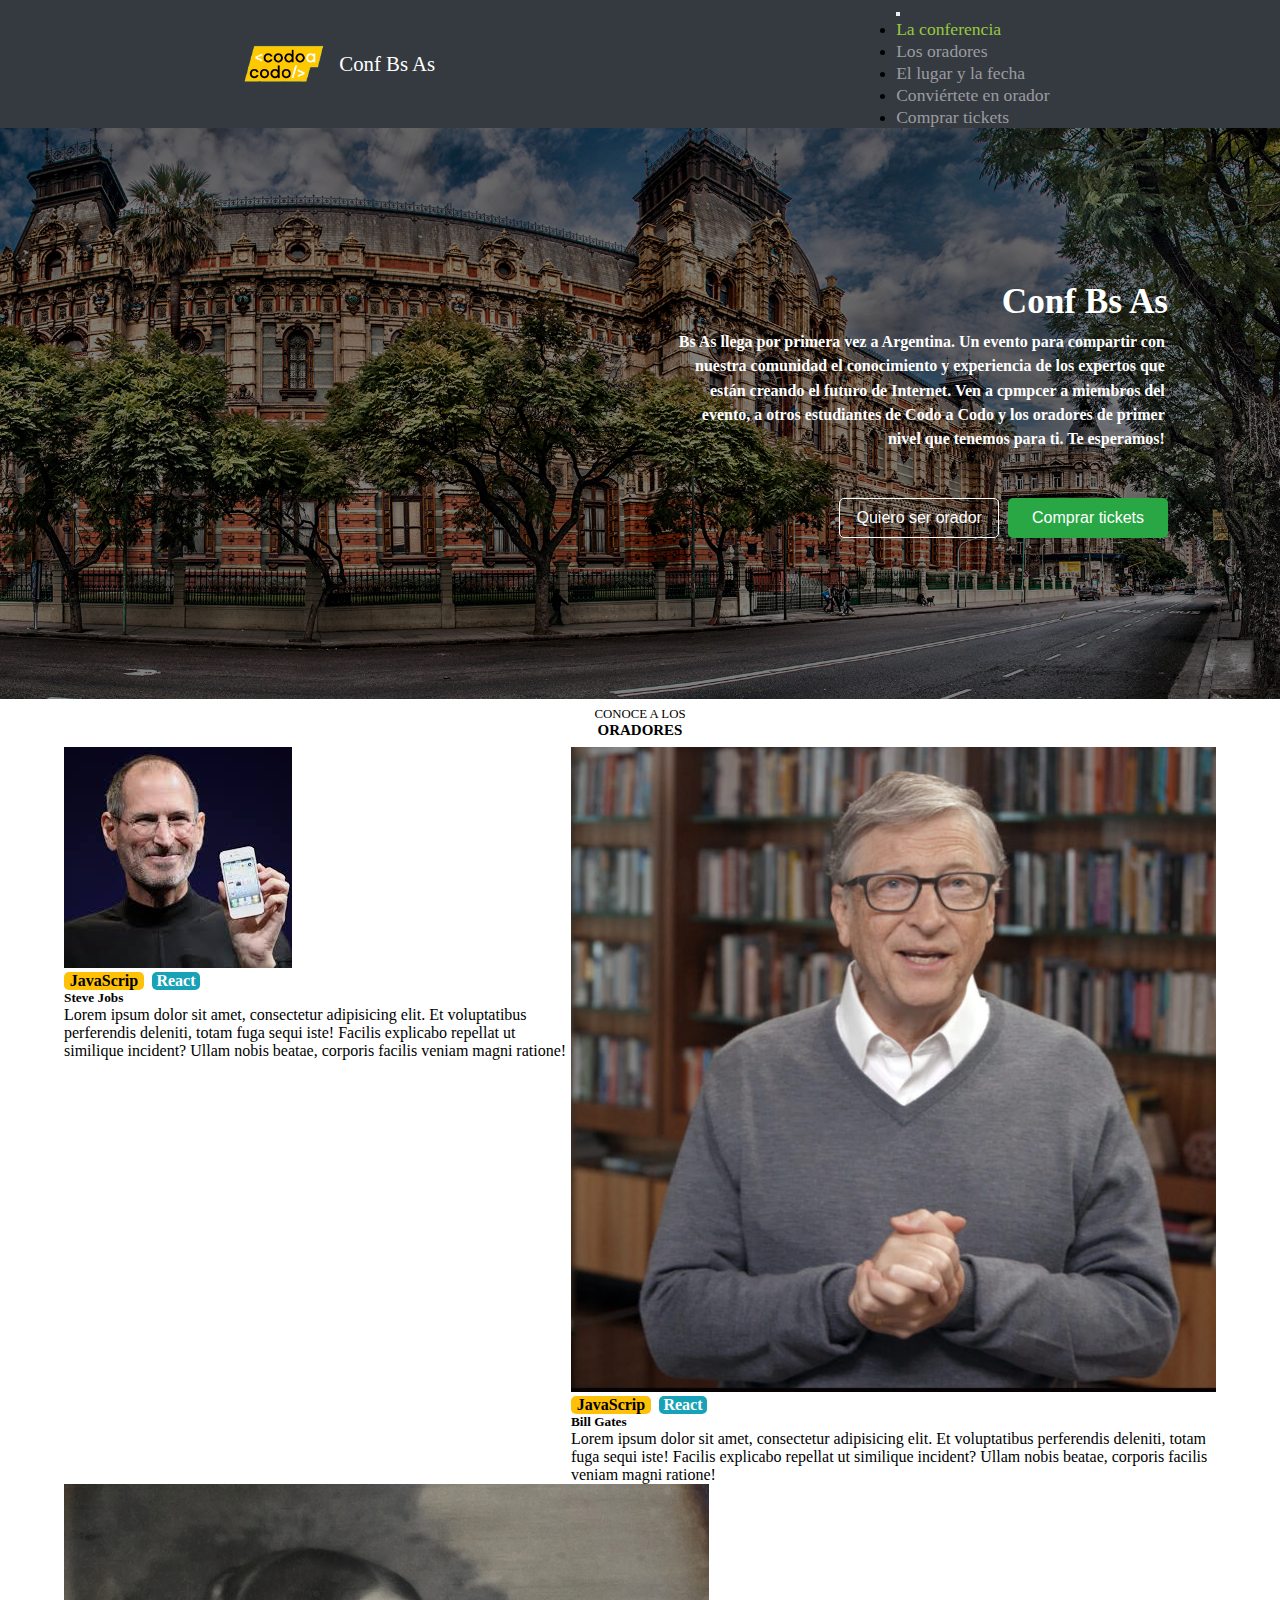
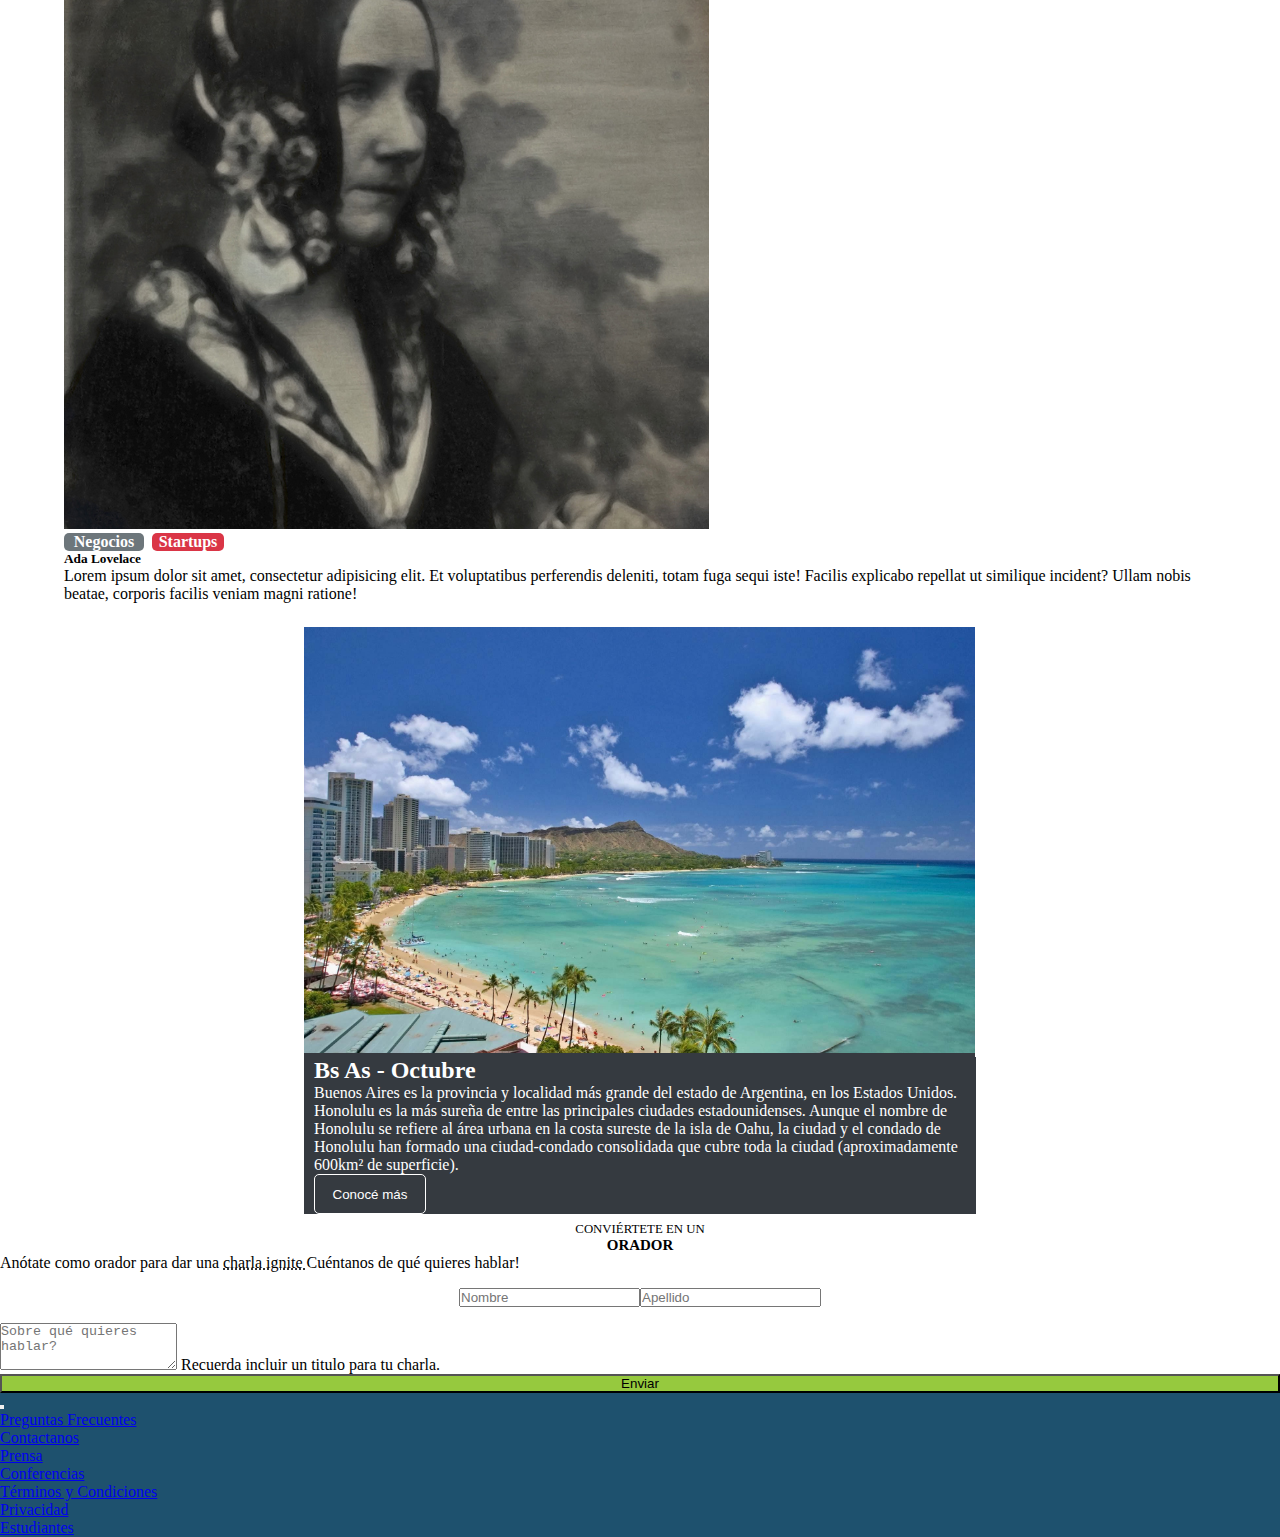
<file: index.html>
<!DOCTYPE html>
<html lang="en">
<head>
    <meta charset="UTF-8">
    <meta name="viewport" content="width=device-width, initial-scale=1.0">
    <link href="https://cdn.jsdelivr.net/npm/bootstrap@5.3.2/dist/css/bootstrap.min.css" rel="stylesheet" integrity="sha384-T3c6CoIi6uLrA9TneNEoa7RxnatzjcDSCmG1MXxSR1GAsXEV/Dwwykc2MPK8M2HN" crossorigin="anonymous">
    <title>Conf. Bs. As. </title>
    <link rel="icon" sizes="16x16" href="img/favicon/codoacodo.png">
    <link rel="stylesheet" href="style.css">
</head>
<body>
  <header>
   
    <nav class="navbar navbar-expand-lg bg-body-tertiary">


      <div class="container-fluid">
        <div>
          <a href="index.html"> 
            <img src="./img/favicon/codoacodo.png"  alt="Logo"><span>Conf Bs As</span>
          </a>
        </div>
      
        <div>

          <button class="navbar-toggler bg-warning" type="button" data-bs-toggle="collapse" data-bs-target="#navbarNav" aria-controls="navbarNav" aria-expanded="false" aria-label="Toggle navigation">
            <span class="navbar-toggler-icon"></span>
          </button>
          
          <div class="collapse navbar-collapse" id="navbarNav">
            
            <ul class="navbar-nav">
              <li class="nav-item">
                <a class="nav-link active text-white" aria-current="page" href="#">La conferencia</a>
                  </li>
                  <li class="nav-item">
                <a class="nav-link" href="#oradores">Los oradores</a>
                 </li>
                 <li class="nav-item">
                <a class="nav-link" href="#lugarFecha">El lugar y la fecha</a>
                  </li>
                 <li class="nav-item">
                <a class="nav-link" href="#convertirseOrador">Conviértete en orador</a>
                  </li>
                  <li class="nav-item">
                <a class="nav-link text-success" href="../trabajo_practico1/buy.html">Comprar tickets</a>
              </li>
            </ul>
          </div>         
        </div>
        </div>
      </nav>
    </header>
    
  <main>

 <div class="contenedor-fondo">   
    <div id="img-fondo">
          
    </div>
     <div id="text-fondo">
          <h1>Conf Bs As<h1>
          <p>Bs As llega por primera vez a Argentina.  Un evento para compartir con </p>
          <p>nuestra comunidad el conocimiento y experiencia de los expertos que </p>
          <p>están creando el futuro de Internet.  Ven a cpmpcer a miembros del</p>
          <p>evento, a otros estudiantes de Codo a Codo y los oradores de primer</p>
          <p>nivel que tenemos para ti.  Te esperamos!</p><br>
            <div class="button-text">
              
              <button id="btn-orador"><a href="#">Quiero ser orador</a></button>
              <button id="btn-compra" ><a href="../trabajo_practico1/buy.html">Comprar tickets</a></button>
  
            </div>
        </div>
      
      </div>
      
      <div class=titulo-oradores>
        <P>CONOCE A LOS</P>
        <h3 id="oradores">ORADORES</h3>
      </div>

    
      <div class="row row-cols-xs-1 row-cols-sm-1 row-cols-md-1 row-cols-md-3 g-0"> 
      
        <div class="col">
          <div class="card">
            <img src="./img/contenido/steve.jpg" class="card-img-top" alt="Steve Jobs">
            <div class="card-body">
              <div id="charla">
               <p class="javaScript">JavaScrip</p>
               <p class="react">React</p>
             </div>
              <h5 class="card-title">Steve Jobs</h5>
              <p class="card-text">Lorem ipsum dolor sit amet, consectetur adipisicing elit. Et voluptatibus perferendis deleniti, totam fuga sequi iste! Facilis explicabo repellat ut similique incident? Ullam nobis beatae, corporis facilis veniam magni ratione!</p>
            </div>
          </div>
        </div>
        <div class="col">
          <div class="card">
            <img src="./img/contenido/bill.jpg" class="card-img-top" alt="Bill Gates">
            <div class="card-body">
              <div id="charla">
                <p class="javaScript">JavaScrip</p>
                <p class="react">React</p>
              </div>
              <h5 class="card-title">Bill Gates</h5>
              <p class="card-text">Lorem ipsum dolor sit amet, consectetur adipisicing elit. Et voluptatibus perferendis deleniti, totam fuga sequi iste! Facilis explicabo repellat ut similique incident? Ullam nobis beatae, corporis facilis veniam magni ratione!</p>
            </div>
          </div>
        </div>
        <div class="col">
          <div class="card">
            <img src="./img/contenido/ada.jpeg" class="card-img-top" alt="Ada Lovelace">
            <div class="card-body">
              <div id="charla">
                <p class="negocios">Negocios</p>
                <p class="startups">Startups</p>
              </div>
              <h5 class="card-title">Ada Lovelace</h5>
              <p class="card-text">Lorem ipsum dolor sit amet, consectetur adipisicing elit. Et voluptatibus perferendis deleniti, totam fuga sequi iste! Facilis explicabo repellat ut similique incident? Ullam nobis beatae, corporis facilis veniam magni ratione!</p>
            </div>
          </div>
        </div>
      </div>



<div class="foto-descrip">
  <div class="foto">
    <img src="./img/contenido/honolulu.jpg" alt="honolulu">   
  </div>

  <div class="descrip"> 
    <h2 id="lugarFecha">Bs As - Octubre</h2>
    <p>Buenos Aires es la provincia y localidad más grande del estado de Argentina, en los Estados Unidos. Honolulu es la más sureña de entre las principales ciudades estadounidenses. Aunque el nombre de Honolulu se refiere al área urbana en la costa sureste de la isla de Oahu, la ciudad y el condado de Honolulu han formado una ciudad-condado consolidada que cubre toda la ciudad (aproximadamente 600km² de superficie).</p>
    <button id="conoce-mas">Conocé más</button>
   
  </div>
</div>


<div class=titulo-oradores>
  <P>CONVIÉRTETE EN UN</P>
  <h3 id="convertirseOrador">ORADOR</h3>
</div>

<div class="container">
  <div class="text-center">
    <p>Anótate como orador para dar una <a href="#" id="ignite">charla ignite </a> Cuéntanos de qué quieres hablar!</p>
  </div>
  <div>
    <div class="row g-2">
      <div class="col-md">
      <input type="email" class="form-control" id="nombre" placeholder="Nombre">
      </div>
      <div class="col-md">
        <input type="email" class="form-control" id="apellido" placeholder="Apellido">
      </div>
    </div>
    <div class="mb-3 mt-3">
      <textarea class=  "form-control" id="exampleFormControlTextarea1" rows="3" placeholder="Sobre qué quieres hablar?"></textarea>
      <label for="exampleFormControlTextarea1" class="form-label fw-lighter">Recuerda incluir un titulo para tu charla.</label>
    </div>
    <div class="pb-5">
      <button type="submit" class="btn btn-success mb-3" style="width: 100%; background-color: #96c93e">Enviar</button>
    </div>
  </div>
</div>
</div>

</main>

  <footer class="mt-5">
    <nav class="navbar  navbar-expand-lg " data-bs-theme="dark" style="background-color: #1e516e">
      <div>
        <button class="navbar-toggler" type="button" data-bs-toggle="collapse" data-bs-target="#navbarSupportedContentFooter" aria-controls="navbarSupportedContentFooter" aria-expanded="false" aria-label="Toggle navigation">
          <span class="navbar-toggler-icon"></span>
        </button>
      </div>
      <div class="collapse navbar-collapse text-white justify-content-center" id="navbarSupportedContentFooter">
        <ul class="navbar-nav text-white justify-content-between">
          <li class="nav-item mx-3">
            <a class="nav-link" aria-current="page" href="#">Preguntas Frecuentes</a>
          </li>
          <li class="nav-item mx-3">
            <a class="nav-link" href="#">Contactanos</a>
          </li>
          <li class="nav-item mx-3">
            <a class="nav-link" href="#">Prensa</a>
          </li>
          <li class="nav-item mx-3">
            <a class="nav-link" href="#">Conferencias</a>
          </li>
          <li class="nav-item mx-3">
            <a class="nav-link" href="#">Términos y Condiciones</a>
          </li>
          <li class="nav-item mx-3">
            <a class="nav-link" href="#">Privacidad</a>
          </li>
          <li class="nav-item mx-3">
            <a class="nav-link" href="#">Estudiantes</a>
          </li>
        </ul>
      </div>
    </nav>
  </footer>

  <script src="https://cdn.jsdelivr.net/npm/bootstrap@5.3.2/dist/js/bootstrap.bundle.min.js" integrity="sha384-C6RzsynM9kWDrMNeT87bh95OGNyZPhcTNXj1NW7RuBCsyN/o0jlpcV8Qyq46cDfL" crossorigin="anonymous"></script>
</body>
</html>
</file>
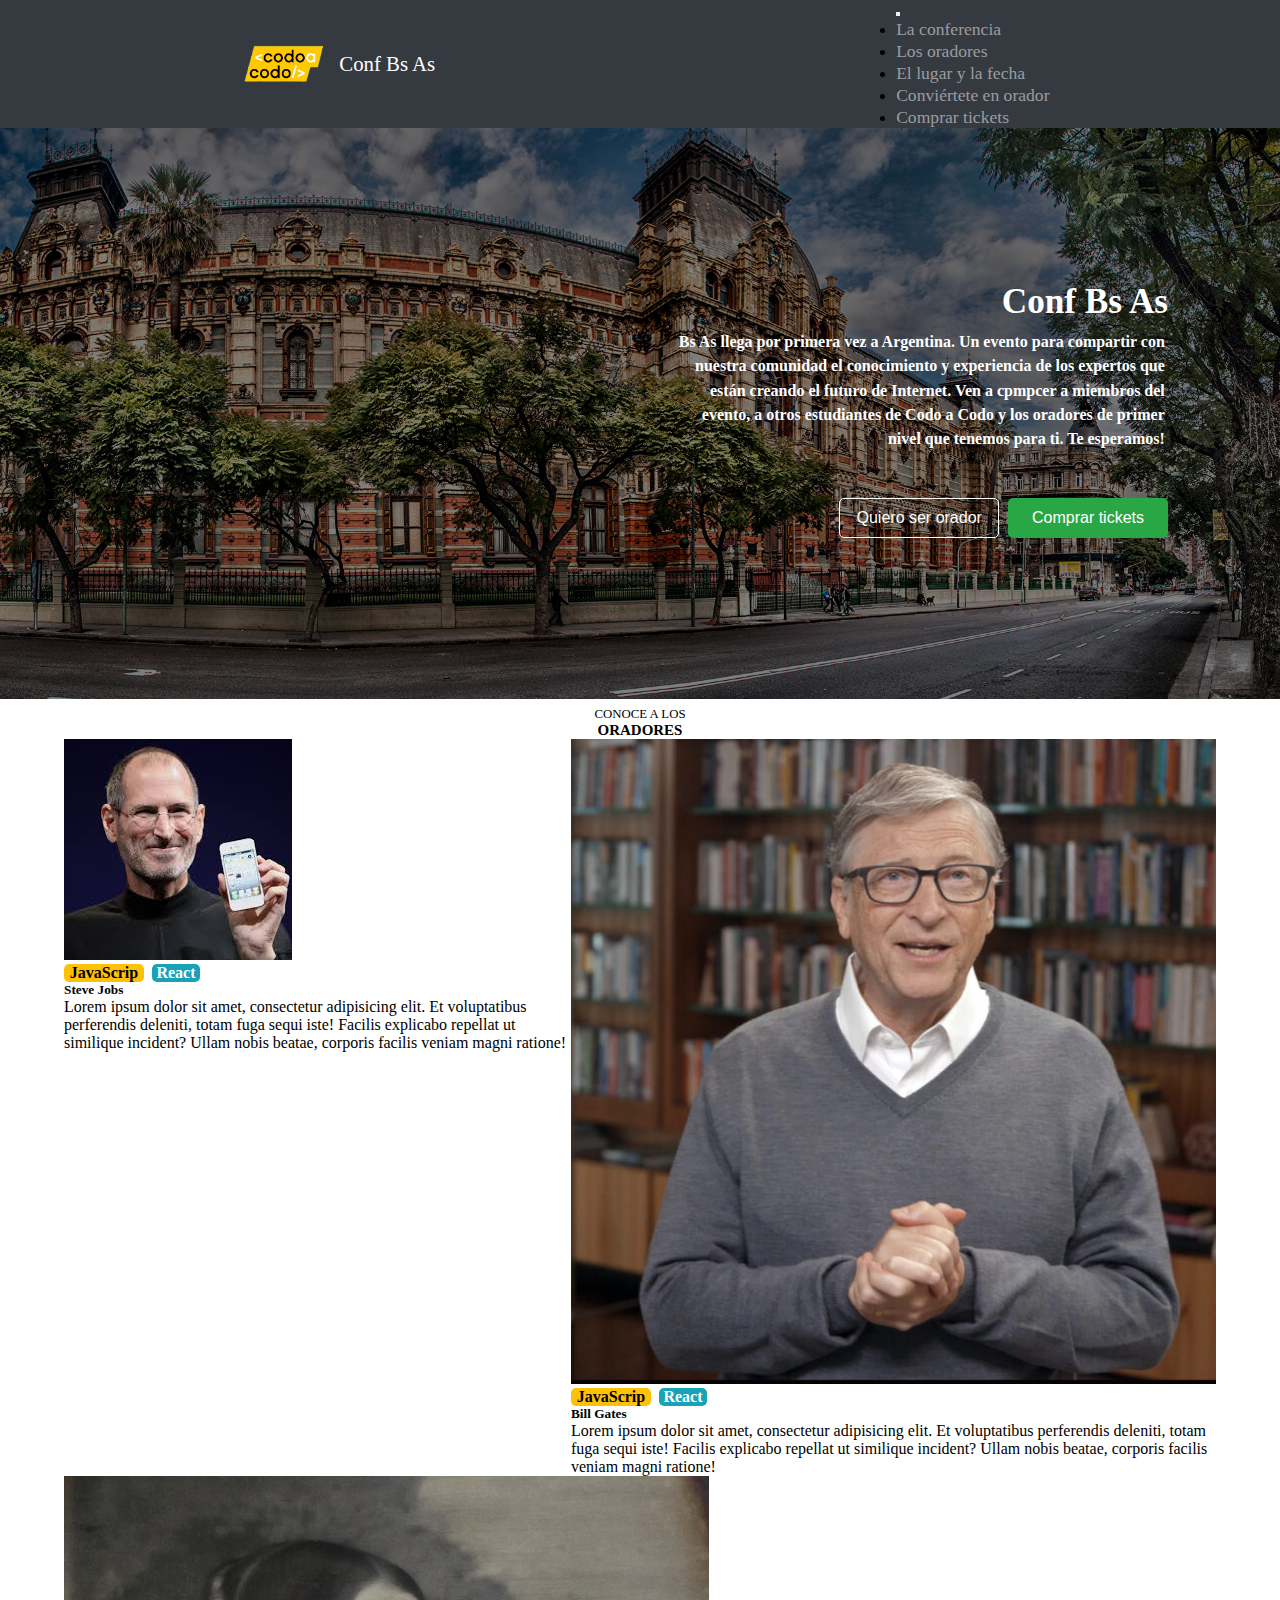
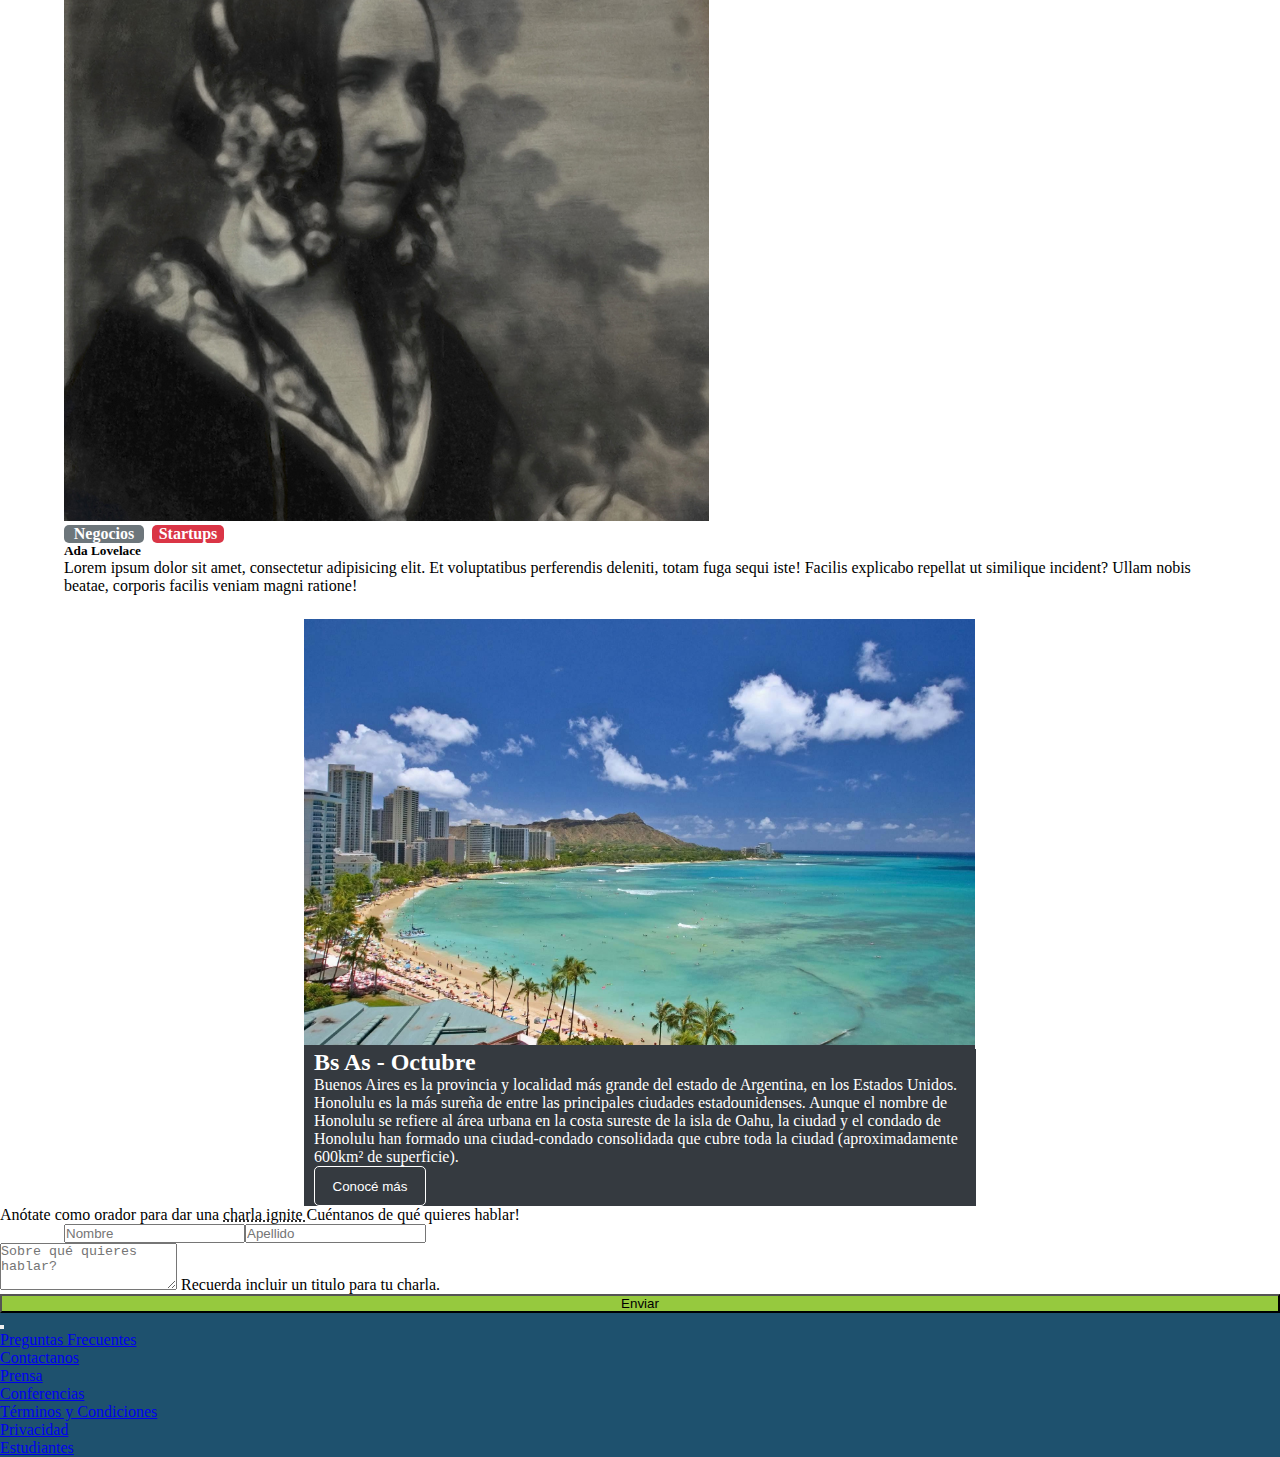
<file: pag/index.html>
<!DOCTYPE html>
<html lang="en">
<head>
    <meta charset="UTF-8">
    <meta name="viewport" content="width=device-width, initial-scale=1.0">
    <link href="https://cdn.jsdelivr.net/npm/bootstrap@5.3.2/dist/css/bootstrap.min.css" rel="stylesheet" integrity="sha384-T3c6CoIi6uLrA9TneNEoa7RxnatzjcDSCmG1MXxSR1GAsXEV/Dwwykc2MPK8M2HN" crossorigin="anonymous">
    <title>Document</title>
    <link rel="stylesheet" href="style.css">
</head>
<body>
  <header>
   
    <nav class="navbar navbar-expand-lg bg-body-tertiary">


      <div class="container-fluid">
        <div>
          <a href="index.html"> 
            <img src="../img/favicon/codoacodo.png"  alt="Logo"><span>Conf Bs As</span>
          </a>
        </div>
      
        <div>

          <button class="navbar-toggler bg-warning" type="button" data-bs-toggle="collapse" data-bs-target="#navbarNav" aria-controls="navbarNav" aria-expanded="false" aria-label="Toggle navigation">
            <span class="navbar-toggler-icon"></span>
          </button>
          
          <div class="collapse navbar-collapse" id="navbarNav">
            
            <ul class="navbar-nav">
              <li class="nav-item">
                <a class="nav-link active text-white" aria-current="page" href="#">La conferencia</a>
                  </li>
                  <li class="nav-item">
                <a class="nav-link" href="#">Los oradores</a>
                 </li>
                 <li class="nav-item">
                <a class="nav-link" href="#">El lugar y la fecha</a>
                  </li>
                 <li class="nav-item">
                <a class="nav-link" href="#">Conviértete en orador</a>
                  </li>
                  <li class="nav-item">
                <a class="nav-link text-success" href="#">Comprar tickets</a>
              </li>
            </ul>
          </div>         
        </div>
        </div>
      </nav>
    </header>
    
  <main>

 <div class="contenedor-fondo">   
    <div id="img-fondo">
          
    </div>
     <div id="text-fondo">
          <h1>Conf Bs As<h1>
          <p>Bs As llega por primera vez a Argentina.  Un evento para compartir con </p>
          <p>nuestra comunidad el conocimiento y experiencia de los expertos que </p>
          <p>están creando el futuro de Internet.  Ven a cpmpcer a miembros del</p>
          <p>evento, a otros estudiantes de Codo a Codo y los oradores de primer</p>
          <p>nivel que tenemos para ti.  Te esperamos!</p><br>
            <div class="button-text">
              
              <button id="btn-orador"><a href="#">Quiero ser orador</a></button>
              <button id="btn-compra" ><a href="#">Comprar tickets</a></button>
  
            </div>
        </div>
      
      </div>
      
      <div class=titulo-oradores>
        <P>CONOCE A LOS</P>
        <h3>ORADORES</h3>
      </div>

    
      <div class="row row-cols-xs-1 row-cols-sm-1 row-cols-md-1 row-cols-md-3 g-0"> 
      
        <div class="col">
          <div class="card">
            <img src="../img/contenido/steve.jpg" class="card-img-top" alt="Steve Jobs">
            <div class="card-body">
              <div id="charla">
               <p class="javaScript">JavaScrip</p>
               <p class="react">React</p>
             </div>
              <h5 class="card-title">Steve Jobs</h5>
              <p class="card-text">Lorem ipsum dolor sit amet, consectetur adipisicing elit. Et voluptatibus perferendis deleniti, totam fuga sequi iste! Facilis explicabo repellat ut similique incident? Ullam nobis beatae, corporis facilis veniam magni ratione!</p>
            </div>
          </div>
        </div>
        <div class="col">
          <div class="card">
            <img src="../img/contenido/bill.jpg" class="card-img-top" alt="Bill Gates">
            <div class="card-body">
              <div id="charla">
                <p class="javaScript">JavaScrip</p>
                <p class="react">React</p>
              </div>
              <h5 class="card-title">Bill Gates</h5>
              <p class="card-text">Lorem ipsum dolor sit amet, consectetur adipisicing elit. Et voluptatibus perferendis deleniti, totam fuga sequi iste! Facilis explicabo repellat ut similique incident? Ullam nobis beatae, corporis facilis veniam magni ratione!</p>
            </div>
          </div>
        </div>
        <div class="col">
          <div class="card">
            <img src="../img/contenido/ada.jpeg" class="card-img-top" alt="Ada Lovelace">
            <div class="card-body">
              <div id="charla">
                <p class="negocios">Negocios</p>
                <p class="startups">Startups</p>
              </div>
              <h5 class="card-title">Ada Lovelace</h5>
              <p class="card-text">Lorem ipsum dolor sit amet, consectetur adipisicing elit. Et voluptatibus perferendis deleniti, totam fuga sequi iste! Facilis explicabo repellat ut similique incident? Ullam nobis beatae, corporis facilis veniam magni ratione!</p>
            </div>
          </div>
        </div>
      </div>



<div class="foto-descrip">
  <div class="foto">
    <img src="../img/contenido/honolulu.jpg" alt="honolulu">   
  </div>

  <div class="descrip"> 
    <h2>Bs As - Octubre</h2>
    <p>Buenos Aires es la provincia y localidad más grande del estado de Argentina, en los Estados Unidos. Honolulu es la más sureña de entre las principales ciudades estadounidenses. Aunque el nombre de Honolulu se refiere al área urbana en la costa sureste de la isla de Oahu, la ciudad y el condado de Honolulu han formado una ciudad-condado consolidada que cubre toda la ciudad (aproximadamente 600km² de superficie).</p>
    <button id="conoce-mas">Conocé más</button>
   
  </div>
</div>



<div class="container">
  <div class="text-center">
    <p>Anótate como orador para dar una <a href="#" id="ignite">charla ignite </a> Cuéntanos de qué quieres hablar!</p>
  </div>
  <div>
    <div class="row g-2">
      <div class="col-md">
      <input type="email" class="form-control" id="nombre" placeholder="Nombre">
      </div>
      <div class="col-md">
        <input type="email" class="form-control" id="apellido" placeholder="Apellido">
      </div>
    </div>
    <div class="mb-3 mt-3">
      <textarea class=  "form-control" id="exampleFormControlTextarea1" rows="3" placeholder="Sobre qué quieres hablar?"></textarea>
      <label for="exampleFormControlTextarea1" class="form-label fw-lighter">Recuerda incluir un titulo para tu charla.</label>
    </div>
    <div class="pb-5">
      <button type="submit" class="btn btn-success mb-3" style="width: 100%; background-color: #96c93e">Enviar</button>
    </div>
  </div>
</div>
</div>

</main>

  <footer class="mt-5">
    <nav class="navbar  navbar-expand-lg " data-bs-theme="dark" style="background-color: #1e516e">
      <div>
        <button class="navbar-toggler" type="button" data-bs-toggle="collapse" data-bs-target="#navbarSupportedContentFooter" aria-controls="navbarSupportedContentFooter" aria-expanded="false" aria-label="Toggle navigation">
          <span class="navbar-toggler-icon"></span>
        </button>
      </div>
      <div class="collapse navbar-collapse text-white justify-content-center" id="navbarSupportedContentFooter">
        <ul class="navbar-nav text-white justify-content-between">
          <li class="nav-item mx-3">
            <a class="nav-link" aria-current="page" href="#">Preguntas Frecuentes</a>
          </li>
          <li class="nav-item mx-3">
            <a class="nav-link" href="#">Contactanos</a>
          </li>
          <li class="nav-item mx-3">
            <a class="nav-link" href="#">Prensa</a>
          </li>
          <li class="nav-item mx-3">
            <a class="nav-link" href="#">Conferencias</a>
          </li>
          <li class="nav-item mx-3">
            <a class="nav-link" href="#">Términos y Condiciones</a>
          </li>
          <li class="nav-item mx-3">
            <a class="nav-link" href="#">Privacidad</a>
          </li>
          <li class="nav-item mx-3">
            <a class="nav-link" href="#">Estudiantes</a>
          </li>
        </ul>
      </div>
    </nav>
  </footer>

  <script src="https://cdn.jsdelivr.net/npm/bootstrap@5.3.2/dist/js/bootstrap.bundle.min.js" integrity="sha384-C6RzsynM9kWDrMNeT87bh95OGNyZPhcTNXj1NW7RuBCsyN/o0jlpcV8Qyq46cDfL" crossorigin="anonymous"></script>
</body>
</html>
</file>
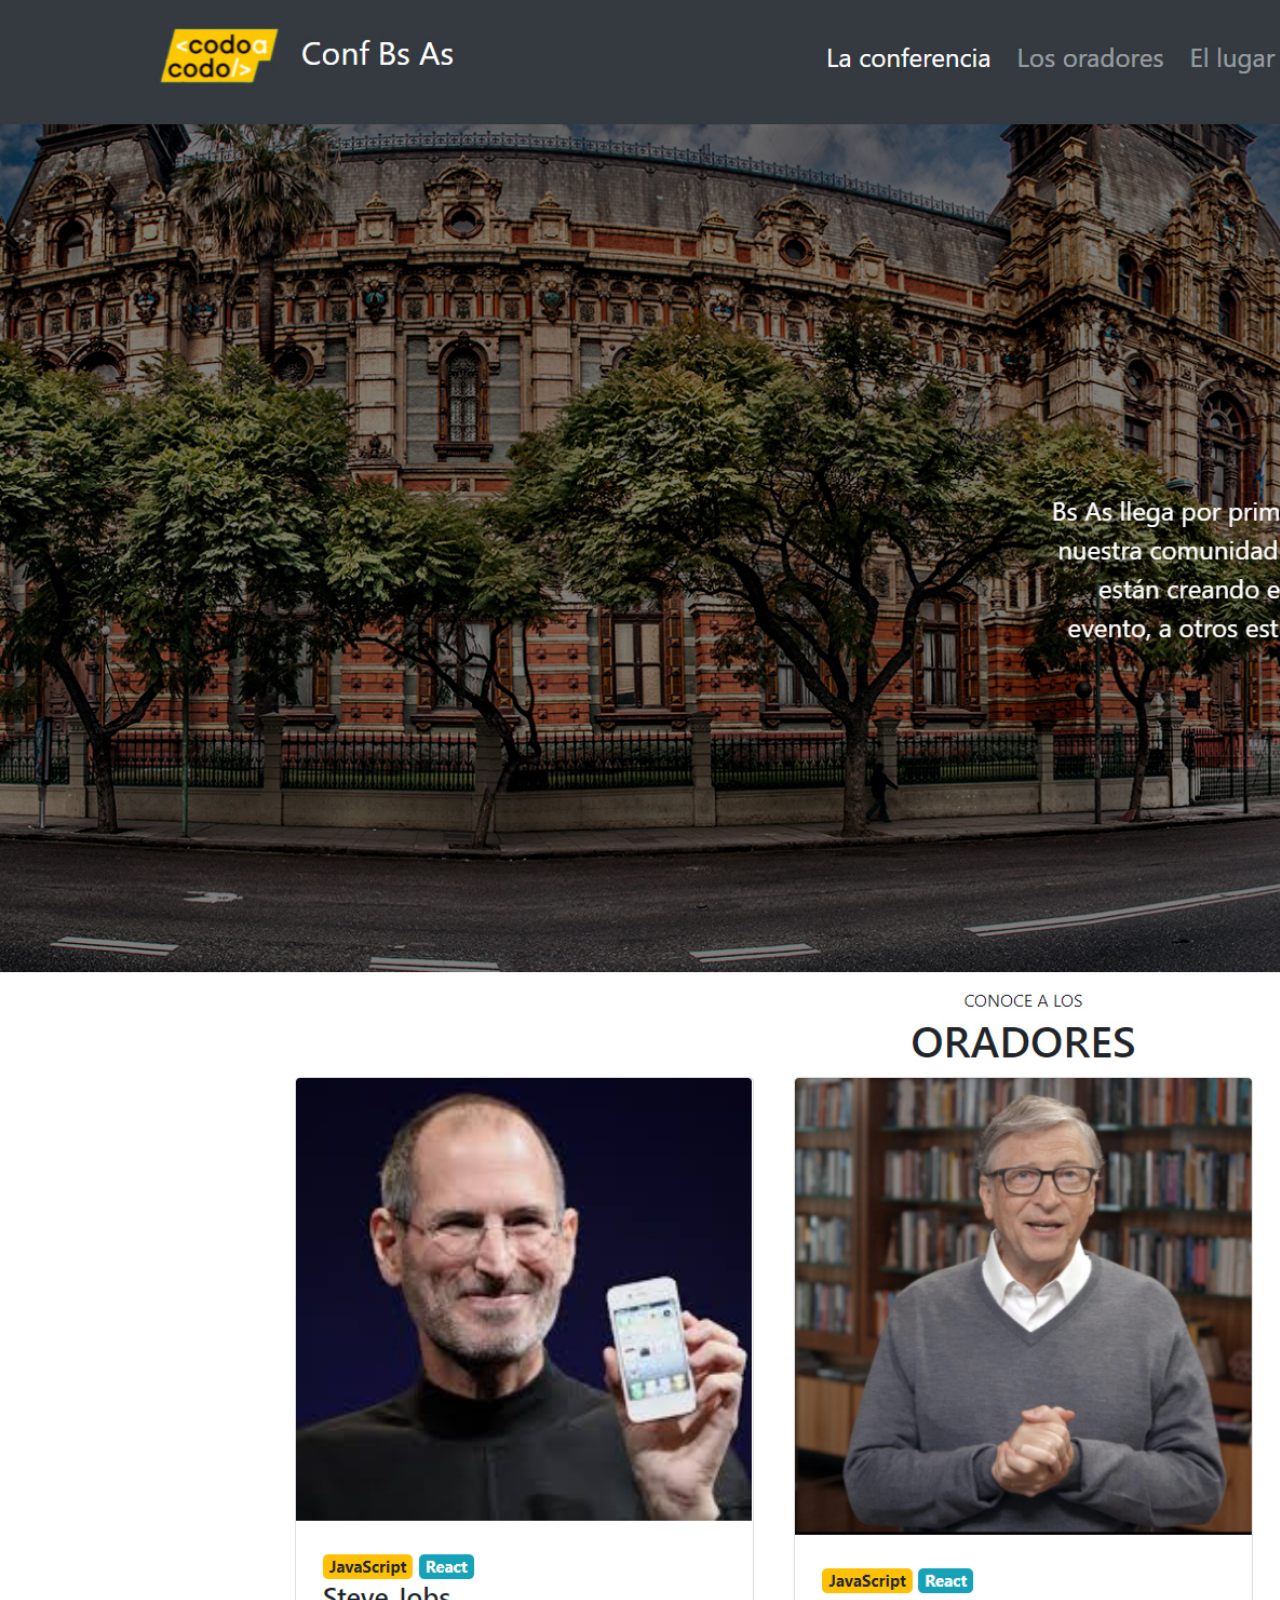
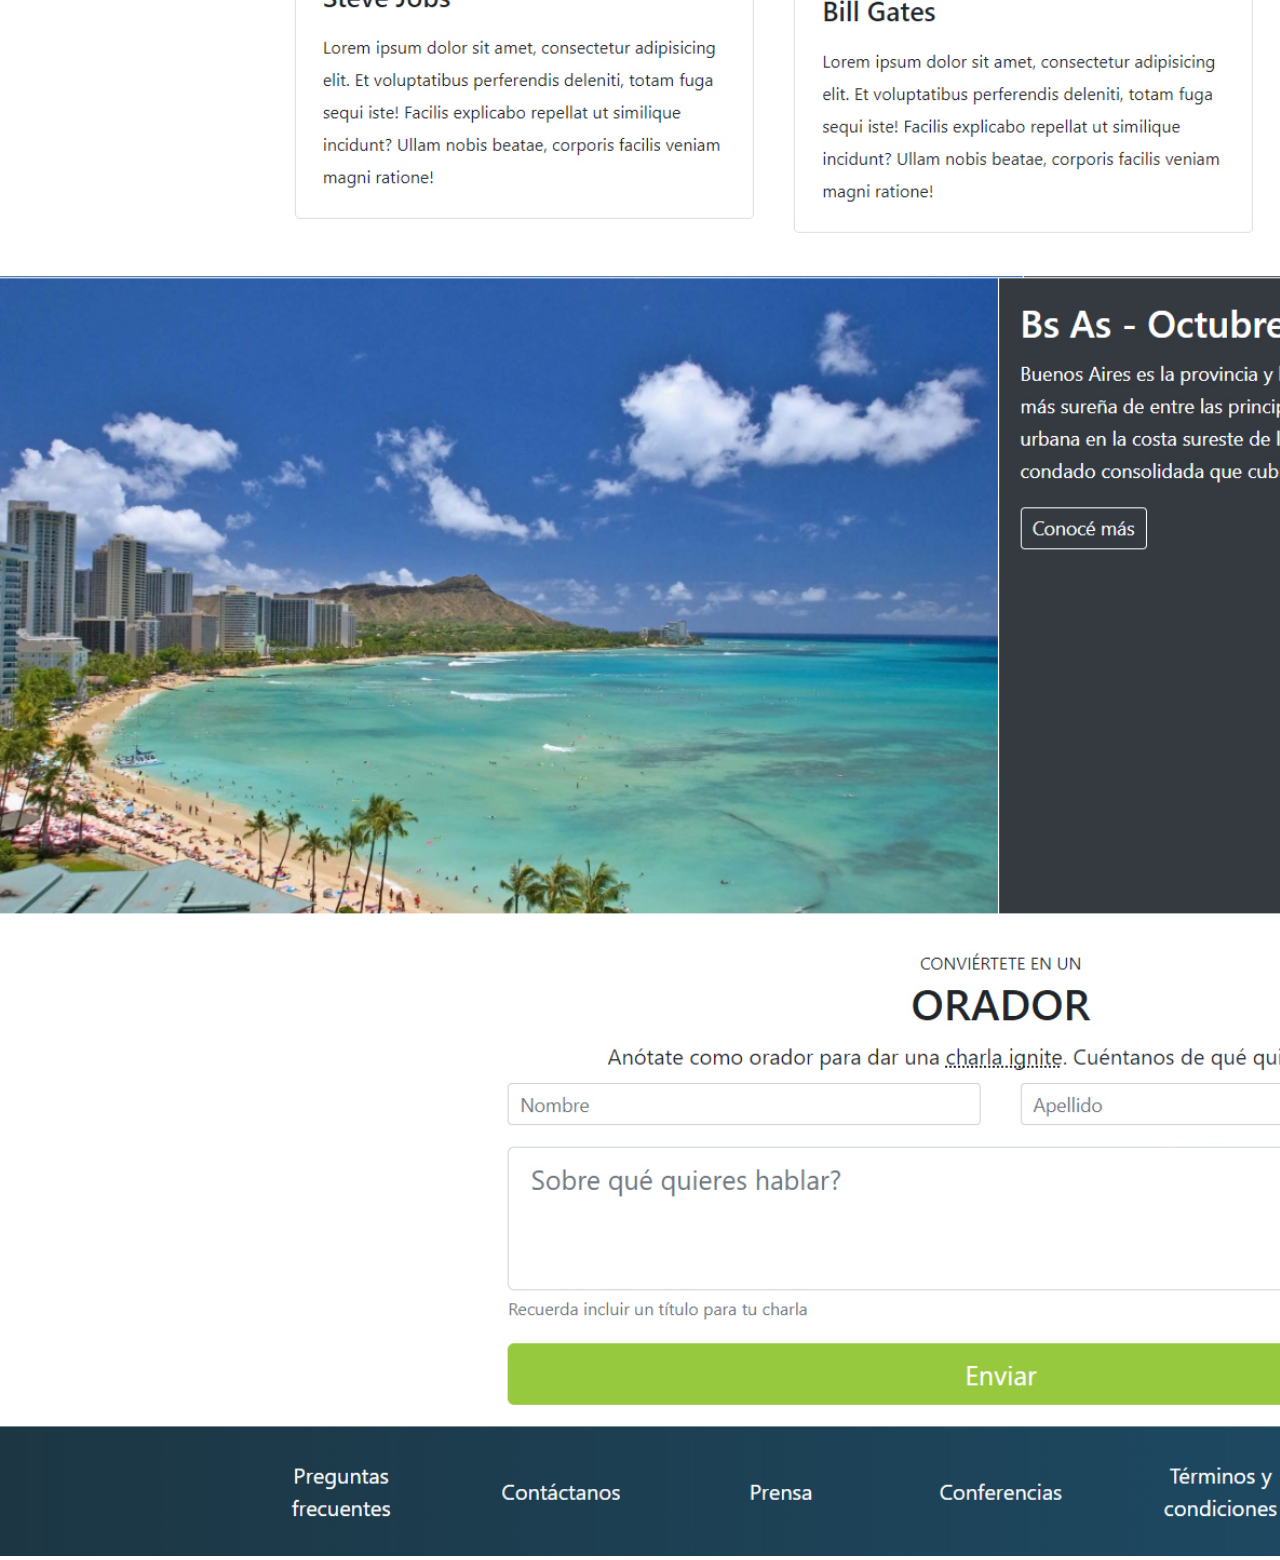
<file: pag/ejemplo-final.html>
<!DOCTYPE html>
<html lang="en">
<head>
    <meta charset="UTF-8">
    <meta name="viewport" content="width=device-width, initial-scale=1.0">
    
    <title>Document</title>
    <link rel="stylesheet" href="style.css">
</head>
<body class="body-final">
    <img src="../img/final/final_front_2021.jpg" alt="final">
</body>
</html>
</file>
<file: style.css>
:root {
  --links:rgb(155, 156, 160);
  --jsBg:rgb(254 ,193, 7);
  --reactBg: rgb(23, 162, 183);
  --negociosBg:rgb(109, 118, 123);
  --sturtupsBg:rgb(218, 53, 70);
}

*{
  box-sizing: border-box;
  margin: 0;
  padding:0;
}

.body-final img {
  height: auto;
  width: 126.5rem;
}

.navbar>.container, .navbar>.container-fluid, .navbar>.container-lg, .navbar>.container-md, .navbar>.container-sm, .navbar>.container-xl, .navbar>.container-xxl {
  display: flex;
  flex-wrap: inherit;
  align-items: center;
  justify-content: space-around;
}



.bg-body-tertiary {
  --bs-bg-opacity: 1;
  background-color: rgb(53, 58, 64)!important;
}

.container-fluid img {
  height: 3.8rem;
  width: 6.8rem;
}

.container-fluid a{
  padding-top:1px;
  display: flex;
  align-items: center;
  text-decoration: none;
  Color: var(--links);
  font-size:1.1rem;
}

span{
  font-size: 1.3rem;
  color: white;
}


.contenedor-fondo {
  display: flex;
  max-width: 100%;
  height: 35.7rem;
  flex-direction: column;
  justify-content: center;
}


#img-fondo {
  height: 100%;
  max-width: 100%;
  background-image: url(./img/fondo/ba1.jpg);
  background-size: cover;
  background-position: center center;
  background-repeat: no-repeat;
  background-attachment: initial;
  filter: brightness(0.5) blur(0px);
}

#text-fondo{
 
  position: absolute;
  color: white;
  width: 100%;
}


.contenedor-fondo h1 {
  font-size: 2.2rem;
  padding: 0;
  margin-bottom: 0.5rem;
  margin-right: 7rem;
  text-align: end;
}
.contenedor-fondo h1 p {
  font-size: 1rem;
  padding: 0.2rem;
  margin: 0;
  
}

.button-text button {
  border-radius: 5px;
  height: 2.5rem;
  width: 10rem;
  text-align: center;
}

button:active {
  transform:translateY(1px);
}

.button-text button a{
  text-decoration: none;
  color: white;
}

#btn-orador{
  font-size: 1rem;
  background-color: transparent;
  border: 1px solid white;
}
#btn-orador:hover{
  background-color:rgba(0,0,0,0.4);
  box-shadow: 1px 1px 2px white;
}

#btn-compra{
  font-size: 1rem;
  border: none;
  background-color:rgb(41, 167, 68);
  color:white; 
}
#btn-compra:hover{
  background-color:rgb(30, 210, 60);
}

#charla {
  display: flex;
}


.javaScript {
  background-color: var(--jsBg);
  margin-right: 0.5rem;
  text-align: center;
  width: 5rem;
  border-radius: 5px;
  font-weight: bold;
}

.react {
  color: white;
  width: 3rem;
  text-align: center;
  background-color: var(--reactBg);
  border-radius: 5px;
  font-weight: bold;
}

.negocios{
  color: white;
  background-color: var(--negociosBg);
  margin-right: 0.5rem;
  text-align: center;
  width: 5rem;
  border-radius: 5px;
  font-weight: bold;
}

.startups{
  color: white;
  width: 4.5rem;
  text-align: center;
  background-color: var(--sturtupsBg);
  border-radius: 5px;
  font-weight: bold;
}


.titulo-oradores{
  font-size: 0.8rem;
text-align: center;
}

.titulo-oradores p {
  
  margin:0;
  margin-top: 0.5rem;
  
}

.row {
  --bs-gutter-x: 1.5rem;
  --bs-gutter-y: 0;
  display: flex;
  flex-wrap: wrap;
  margin-right: 4rem;
  margin-left: 4rem;
}

.col {
  flex: 1 0 33.3333%;
}


.foto-descrip {
  margin-top: 1.5rem;
  display: flex;
  height: auto;
  width: 100%;
 
}

.foto-descrip {
  margin-top: 1.5rem;
  display: flex;
  flex-wrap: wrap;
  flex-direction:row;
  justify-content: center;
}

.foto {
  max-width: 42rem;
  border-right: 1px solid white;
  background-color: rgb(53, 58, 64);
}

.foto img {
  max-width: 100%;
}

.descrip {
  max-width: 42rem;
  color: white;
  padding-left: 10px;
  background-color: rgb(53, 58, 64);
}

#conoce-mas {
  height: 2.5rem;
  width: 7rem;
  border: solid 1px white;
  color: white;
  background-color: transparent;
  border-radius: 5px;
}

#conoce-mas:hover{
  background-color:rgba(0,0,0,0.4);
  box-shadow: 1px 1px 2px white;
}

.text-center a {
 color: black;
 text-decoration-line: underline;
 text-decoration-style:  dotted;
 
}

.navbar-nav .nav-link.active, .navbar-nav .nav-link.show {
  color: rgb(151, 201, 63);
}


.contenedor-entradas {
  display: flex;
  justify-content: center;
  flex-wrap: wrap;
  flex-direction: row;
}


.categoria {
  display: flex;
  flex-direction: column;
  align-items: center;
  padding: 0.2rem;
  margin-top: 1rem;
}

#estudiante {
  display: flex;
  align-items: center;
  flex-direction: column;
  padding: 0.5rem;
  border: solid 1px rgb(0, 123, 255);
  
}

#trainee{
  display: flex;
  align-items: center;
  flex-direction: column;
  padding: 0.5rem;
  border: solid 1px rgb(23, 162, 184);
}

#junior{
  display: flex;
  align-items: center;
  flex-direction: column;
  padding: 0.5rem;
  border: solid 1px rgb(255, 193, 7);
}

.document{
  font-size: 0.9rem;
  color:grey;
}


.row {
  --bs-gutter-x: 1.5rem;
  --bs-gutter-y: 0;
  display: flex;
  flex-wrap: wrap;
  margin-right: 4rem;
  margin-left: 4rem;
  margin-bottom: 0.5rem;
  margin-top: 0.5rem;
  justify-content: center;

}

.opciones{
  position: absolute;
}

.form-label{
  margin: 0;
}
.form-select {
  margin-top: 0.5rem;
  width: 18rem;
}

.form-control{
  margin-top: 0.5rem;
}

.total{
  display: flex;
  width: 45%;
  padding: 1rem;
  margin: 0.5rem;
  background-color: rgb(204, 229, 255);
  border-radius: 5px;
  align-items: center;
  color:rgb(2, 81, 165);
}

.totalPagar{
  display: flex;
  max-width: 100%;
  justify-content: center;
}
</file>
<file: pag/style.css>
:root {
  --links:rgb(155, 156, 160);
  --jsBg:rgb(254 ,193, 7);
  --reactBg: rgb(23, 162, 183);
  --negociosBg:rgb(109, 118, 123);
  --sturtupsBg:rgb(218, 53, 70);
}

*{
  box-sizing: border-box;
  margin: 0;
  padding:0;
}

.body-final img {
  height: auto;
  width: 126.5rem;
}

.navbar>.container, .navbar>.container-fluid, .navbar>.container-lg, .navbar>.container-md, .navbar>.container-sm, .navbar>.container-xl, .navbar>.container-xxl {
  display: flex;
  flex-wrap: inherit;
  align-items: center;
  justify-content: space-around;
}



.bg-body-tertiary {
  --bs-bg-opacity: 1;
  background-color: rgb(53, 58, 64)!important;
}

.container-fluid img {
  height: 3.8rem;
  width: 6.8rem;
}

.container-fluid a{
  padding-top:1px;
  display: flex;
  align-items: center;
  text-decoration: none;
  Color: var(--links);
  font-size:1.1rem;
}

span{
  font-size: 1.3rem;
  color: white;
}


.contenedor-fondo {
  display: flex;
  max-width: 100%;
  height: 35.7rem;
  flex-direction: column;
  justify-content: center;
}


#img-fondo {
  height: 100%;
  max-width: 100%;
  background-image: url(../img/fondo/ba1.jpg);
  background-size: cover;
  background-position: center center;
  background-repeat: no-repeat;
  background-attachment: initial;
  filter: brightness(0.5) blur(0px);
}

#text-fondo{
 
  position: absolute;
  color: white;
  width: 100%;
}


.contenedor-fondo h1 {
  font-size: 2.2rem;
  padding: 0;
  margin-bottom: 0.5rem;
  margin-right: 7rem;
  text-align: end;
}
.contenedor-fondo h1 p {
  font-size: 1rem;
  padding: 0.2rem;
  margin: 0;
  
}

.button-text button {
  border-radius: 5px;
  height: 2.5rem;
  width: 10rem;
  text-align: center;
}

button:active {
  transform:translateY(1px);
}

.button-text button a{
  text-decoration: none;
  color: white;
}

#btn-orador{
  font-size: 1rem;
  background-color: transparent;
  border: 1px solid white;
}
#btn-orador:hover{
  background-color:rgba(0,0,0,0.4);
  box-shadow: 1px 1px 2px white;
}

#btn-compra{
  font-size: 1rem;
  border: none;
  background-color:rgb(41, 167, 68);
  color:white; 
}
#btn-compra:hover{
  background-color:rgb(30, 210, 60);
}

#charla {
  display: flex;
}


.javaScript {
  background-color: var(--jsBg);
  margin-right: 0.5rem;
  text-align: center;
  width: 5rem;
  border-radius: 5px;
  font-weight: bold;
}

.react {
  color: white;
  width: 3rem;
  text-align: center;
  background-color: var(--reactBg);
  border-radius: 5px;
  font-weight: bold;
}

.negocios{
  color: white;
  background-color: var(--negociosBg);
  margin-right: 0.5rem;
  text-align: center;
  width: 5rem;
  border-radius: 5px;
  font-weight: bold;
}

.startups{
  color: white;
  width: 4.5rem;
  text-align: center;
  background-color: var(--sturtupsBg);
  border-radius: 5px;
  font-weight: bold;
}


.titulo-oradores{
  font-size: 0.8rem;
text-align: center;
}

.titulo-oradores p {
  
  margin:0;
  margin-top: 0.5rem;
  
}

.row {
  --bs-gutter-x: 1.5rem;
  --bs-gutter-y: 0;
  display: flex;
  flex-wrap: wrap;
  margin-right: 4rem;
  margin-left: 4rem;
}

.col {
  flex: 1 0 33.3333%;
}


.foto-descrip {
  margin-top: 1.5rem;
  display: flex;
  height: auto;
  width: 100%;
 
}

.foto-descrip {
  margin-top: 1.5rem;
  display: flex;
  flex-wrap: wrap;
  flex-direction:row;
  justify-content: center;
}

.foto {
  max-width: 42rem;
  border-right: 1px solid white;
  background-color: rgb(53, 58, 64);
}

.foto img {
  max-width: 100%;
}

.descrip {
  max-width: 42rem;
  color: white;
  padding-left: 10px;
  background-color: rgb(53, 58, 64);
}

#conoce-mas {
  height: 2.5rem;
  width: 7rem;
  border: solid 1px white;
  color: white;
  background-color: transparent;
  border-radius: 5px;
}

#conoce-mas:hover{
  background-color:rgba(0,0,0,0.4);
  box-shadow: 1px 1px 2px white;
}

.text-center a {
 color: black;
 text-decoration-line: underline;
 text-decoration-style:  dotted;
 
}
</file>
